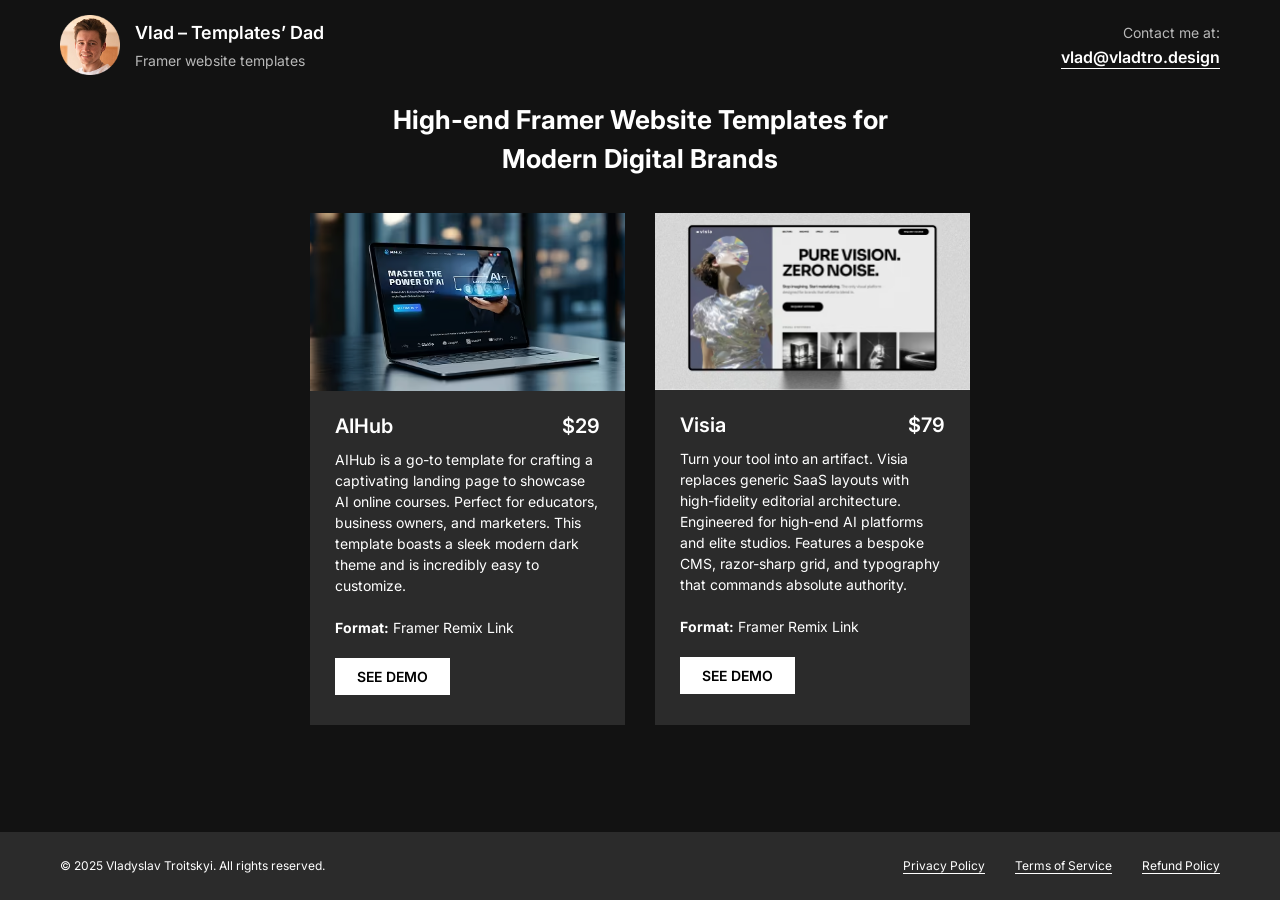
<file: index.html>
<!DOCTYPE html>
<html lang="en">

<head>
    <meta charset="UTF-8">
    <meta name="viewport" content="width=device-width, initial-scale=1.0">
    <title>Premium High-End Framer Website Templates for SaaS & Startups by Vlad – Templates’ Dad</title>
    <meta name="description" content="Explore premium, high-end Framer website templates designed for SaaS and startups. Save time, look professional, and grow your business with ready-to-use templates by Vlad – Templates’ Dad.">

    <link rel="stylesheet" href="style.css">

    <link rel="preconnect" href="https://fonts.googleapis.com">
    <link rel="preconnect" href="https://fonts.gstatic.com" crossorigin>
    <link href="https://fonts.googleapis.com/css2?family=Inter:wght@400;600;700&display=swap" rel="stylesheet">

    <link rel="icon" type="image/png" href="img/Vlad-Tro-logo.png">
</head>

<body>

    <header class="header">
        <div class="container">
            <div class="header-wrapper">
                <a href="/" class="logo">
                    <img src="img/Vlad-Templates-Dad-logo.png" alt="" class="logo-img">
                    <div class="logo-text">
                        <div class="logo-name">Vlad – Templates’ Dad</div>
                        <div class="logo-description">Framer website templates</div>
                    </div>
                </a>
                <div class="contact">
                    <div class="contact-text">Contact me at:</div>
                    <a href="mailto:vlad@vladtro.design" target="_blank" class="contact-email">vlad@vladtro.design</a>
                </div>
            </div>
        </div>
    </header>

    <section class="hero">
        <div class="container">
            <div class="hero-wrapper">
                <h1 class="hero-heading">High-end Framer Website Templates for Modern Digital Brands</h1>

                <div class="hero-products">
                    <div class="product">
                        <img src="img/Framer-template-website-AIHub.avif" alt="" class="product-img">
                        <div class="product-inner">
                            <div class="product-text">
                                <div class="product-top">
                                    <div class="product-heading">AIHub</div>
                                    <div class="product-price">$29</div>
                                </div>
                                <p class="product-description">AIHub is a go-to template for crafting a captivating landing page to showcase AI online courses. Perfect for educators, business owners, and marketers. This template boasts a sleek modern dark theme and is incredibly easy to customize.<br>
                                <br>
                                <b>Format:</b> Framer Remix Link
                                
                                </p>
                            </div>
                            <a href="https://aihub-template.framer.website/" target="_blank" class="product-button">See demo</a>
                        </div>
                    </div>

                    <div class="product">
                        <img src="img/Framer-template-website-Visia.avif" alt="" class="product-img">
                        <div class="product-inner">
                            <div class="product-text">
                                <div class="product-top">
                                    <div class="product-heading">Visia</div>
                                    <div class="product-price">$79</div>
                                </div>
                                <p class="product-description">Turn your tool into an artifact. Visia replaces generic SaaS layouts with high-fidelity editorial architecture. Engineered for high-end AI platforms and elite studios. Features a bespoke CMS, razor-sharp grid, and typography that commands absolute authority.<br><br>
                                <b>Format:</b> Framer Remix Link
                                </p>
                            </div>
                            <a href="https://visia.framer.ai/" target="_blank" class="product-button">See demo</a>
                        </div>
                    </div>
                </div>
            </div>
        </div>
    </section>

    <footer class="footer">
        <div class="container">
            <div class="footer-wrapper">
                <div>© 2025 Vladyslav Troitskyi. All rights reserved.</div>
                <div class="legal">
                    <a href="privacy-policy/" class="legal-link">Privacy Policy</a>
                    <a href="terms-of-service/" class="legal-link">Terms of Service</a>
                    <a href="refund-policy/" class="legal-link">Refund Policy</a>
                </div>
            </div>
        </div>
    </footer>

</body>


</html>
</file>
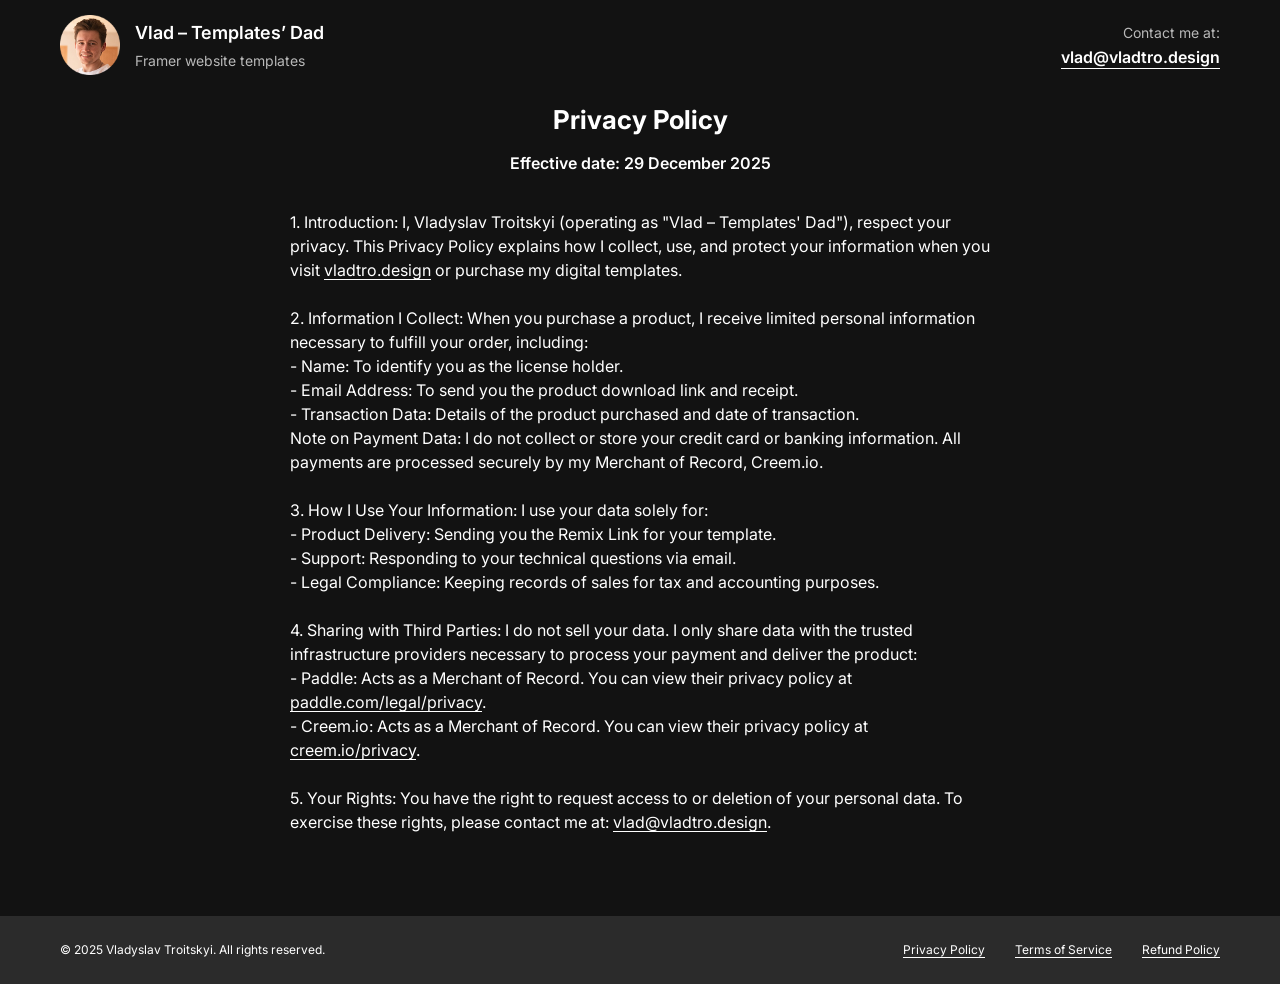
<file: privacy-policy/index.html>
<!DOCTYPE html>
<html lang="en">

<head>
    <meta charset="UTF-8">
    <meta name="viewport" content="width=device-width, initial-scale=1.0">
    <title>Privacy Policy | Vlad – Templates’ Dad</title>

    <link rel="stylesheet" href="../style.css">

    <link rel="preconnect" href="https://fonts.googleapis.com">
    <link rel="preconnect" href="https://fonts.gstatic.com" crossorigin>
    <link href="https://fonts.googleapis.com/css2?family=Inter:wght@400;600;700&display=swap" rel="stylesheet">

    <link rel="icon" type="image/png" href="../img/Vlad-Tro-logo.png">
</head>

<body>

    <header class="header">
        <div class="container">
            <div class="header-wrapper">
                <a href="/" class="logo">
                    <img src="../img/Vlad-Templates-Dad-logo.png" alt="" class="logo-img">
                    <div class="logo-text">
                        <div class="logo-name">Vlad – Templates’ Dad</div>
                        <div class="logo-description">Framer website templates</div>
                    </div>
                </a>
                <div class="contact">
                    <div class="contact-text">Contact me at:</div>
                    <a href="mailto:vlad@vladtro.design" target="_blank" class="contact-email">vlad@vladtro.design</a>
                </div>
            </div>
        </div>
    </header>

    <section class="hero">
        <div class="container">
            <div class="legal-wrapper">
                <div class="legal-top">
                    <h1 class="hero-heading">Privacy Policy</h1>

                    <div class="effective-date">Effective date: 29 December 2025</div>
                </div>

                <p class="legal-text">1. Introduction: I, Vladyslav Troitskyi (operating as "Vlad – Templates' Dad"),
                    respect your privacy. This Privacy Policy explains how I collect, use, and protect your information
                    when you visit <a href="https://vladtro.design">vladtro.design</a> or purchase my digital templates.
                    <br>
                    <br>
                    2. Information I Collect: When you purchase a product, I receive limited personal information
                    necessary to fulfill your order, including:<br>
                    - Name: To identify you as the license holder. <br>
                    - Email Address: To send you the product download link and receipt.<br>
                    - Transaction Data: Details of the product purchased and date of transaction.<br>
                    Note on Payment Data: I do not collect or store your credit card or banking information. All payments are processed securely by my Merchant of Record, Creem.io.
                    <br>
                    <br>
                    3. How I Use Your Information: I use your data solely for:<br>
                    - Product Delivery: Sending you the Remix Link for your template.<br>
                    - Support: Responding to your technical questions via email.<br>
                    - Legal Compliance: Keeping records of sales for tax and accounting purposes.
                    <br>
                    <br>
                    4. Sharing with Third Parties: I do not sell your data. I only share data with the trusted infrastructure providers necessary to process your payment and deliver the product:<br>
                    - Paddle: Acts as a Merchant of Record. You can view their privacy policy at <a href="https://www.paddle.com/legal/privacy" target="_blank">paddle.com/legal/privacy</a>.<br>
                    - Creem.io: Acts as a Merchant of Record. You can view their privacy policy at <a href="https://www.creem.io/privacy" target="_blank">creem.io/privacy</a>.
                    <br>
                    <br>
                    5. Your Rights: You have the right to request access to or deletion of your personal data. To exercise these rights, please contact me at: <a href="mailto:vlad@vladtro.design" target="_blank">vlad@vladtro.design</a>.
                </p>
            </div>
        </div>
    </section>

    <footer class="footer">
        <div class="container">
            <div class="footer-wrapper">
                <div>© 2025 Vladyslav Troitskyi. All rights reserved.</div>
                <div class="legal">
                    <a href="../privacy-policy/" class="legal-link">Privacy Policy</a>
                    <a href="../terms-of-service/" class="legal-link">Terms of Service</a>
                    <a href="../refund-policy/" class="legal-link">Refund Policy</a>
                </div>
            </div>
        </div>
    </footer>

</body>


</html>
</file>
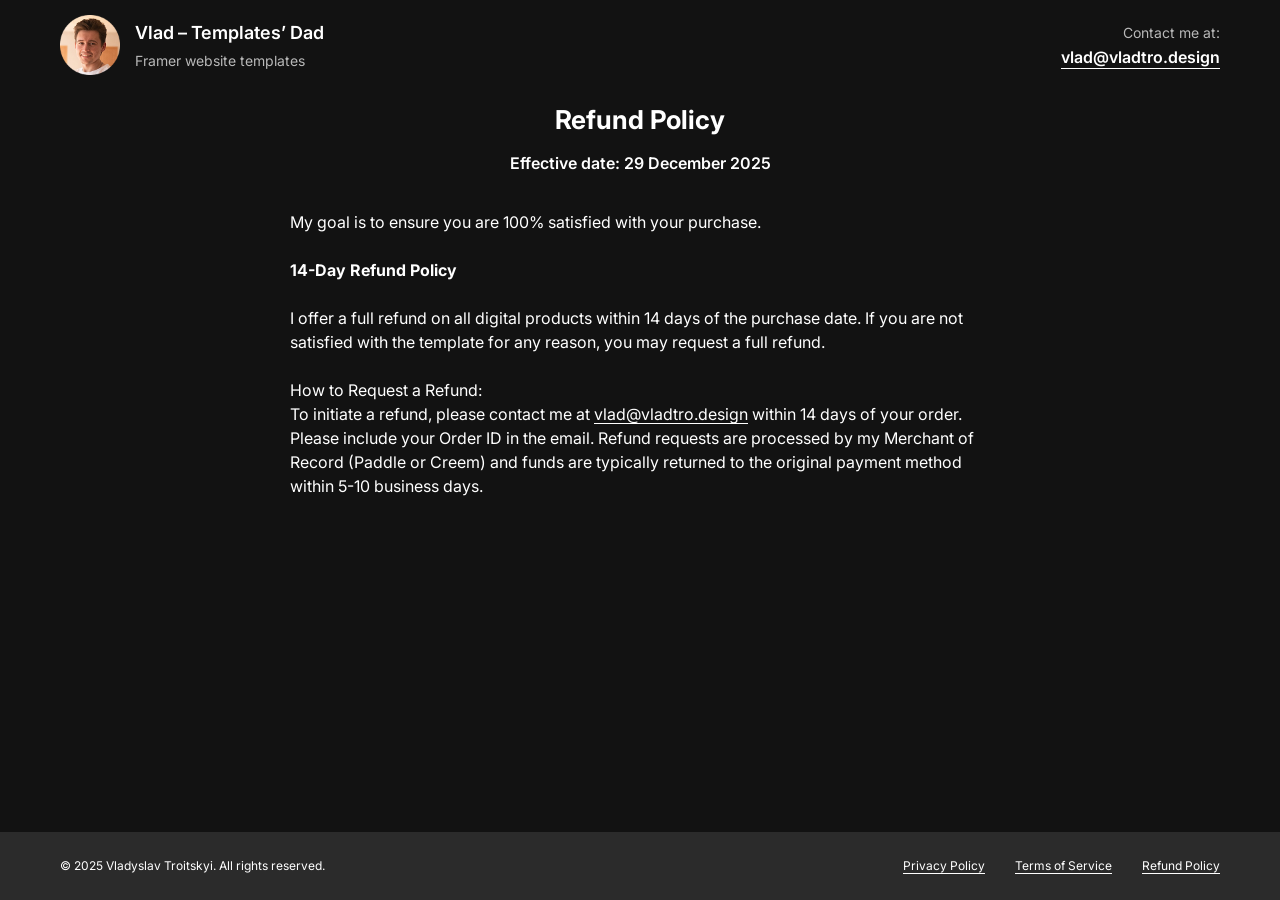
<file: refund-policy/index.html>
<!DOCTYPE html>
<html lang="en">

<head>
    <meta charset="UTF-8">
    <meta name="viewport" content="width=device-width, initial-scale=1.0">
    <title>Refund Policy | Vlad – Templates’ Dad</title>

    <link rel="stylesheet" href="../style.css">

    <link rel="preconnect" href="https://fonts.googleapis.com">
    <link rel="preconnect" href="https://fonts.gstatic.com" crossorigin>
    <link href="https://fonts.googleapis.com/css2?family=Inter:wght@400;600;700&display=swap" rel="stylesheet">

    <link rel="icon" type="image/png" href="../img/Vlad-Tro-logo.png">
</head>

<body>

    <header class="header">
        <div class="container">
            <div class="header-wrapper">
                <a href="/" class="logo">
                    <img src="../img/Vlad-Templates-Dad-logo.png" alt="" class="logo-img">
                    <div class="logo-text">
                        <div class="logo-name">Vlad – Templates’ Dad</div>
                        <div class="logo-description">Framer website templates</div>
                    </div>
                </a>
                <div class="contact">
                    <div class="contact-text">Contact me at:</div>
                    <a href="mailto:vlad@vladtro.design" target="_blank" class="contact-email">vlad@vladtro.design</a>
                </div>
            </div>
        </div>
    </header>

    <section class="hero">
        <div class="container">
            <div class="legal-wrapper">
                <div class="legal-top">
                    <h1 class="hero-heading">Refund Policy</h1>

                    <div class="effective-date">Effective date: 29 December 2025</div>
                </div>

                <p class="legal-text">
                    My goal is to ensure you are 100% satisfied with your purchase.<br><br>
                    <b>14-Day Refund Policy</b><br><br>
                    I offer a full refund on all digital products within 14 days of the purchase date. If you are not satisfied with the template for any reason, you may request a full refund.<br><br>
                    How to Request a Refund:<br>
                    To initiate a refund, please contact me at <a href="mailto:vlad@vladtro.design" target="_blank">vlad@vladtro.design</a> within 14 days of your order. Please include your Order ID in the email. Refund requests are processed by my Merchant of Record (Paddle or Creem) and funds are typically returned to the original payment method within 5-10 business days.
                    <br>
                    <br>
                </p>
            </div>
        </div>
    </section>

    <footer class="footer">
        <div class="container">
            <div class="footer-wrapper">
                <div>© 2025 Vladyslav Troitskyi. All rights reserved.</div>
                <div class="legal">
                    <a href="../privacy-policy/" class="legal-link">Privacy Policy</a>
                    <a href="../terms-of-service/" class="legal-link">Terms of Service</a>
                    <a href="../refund-policy/" class="legal-link">Refund Policy</a>
                </div>
            </div>
        </div>
    </footer>

</body>


</html>
</file>
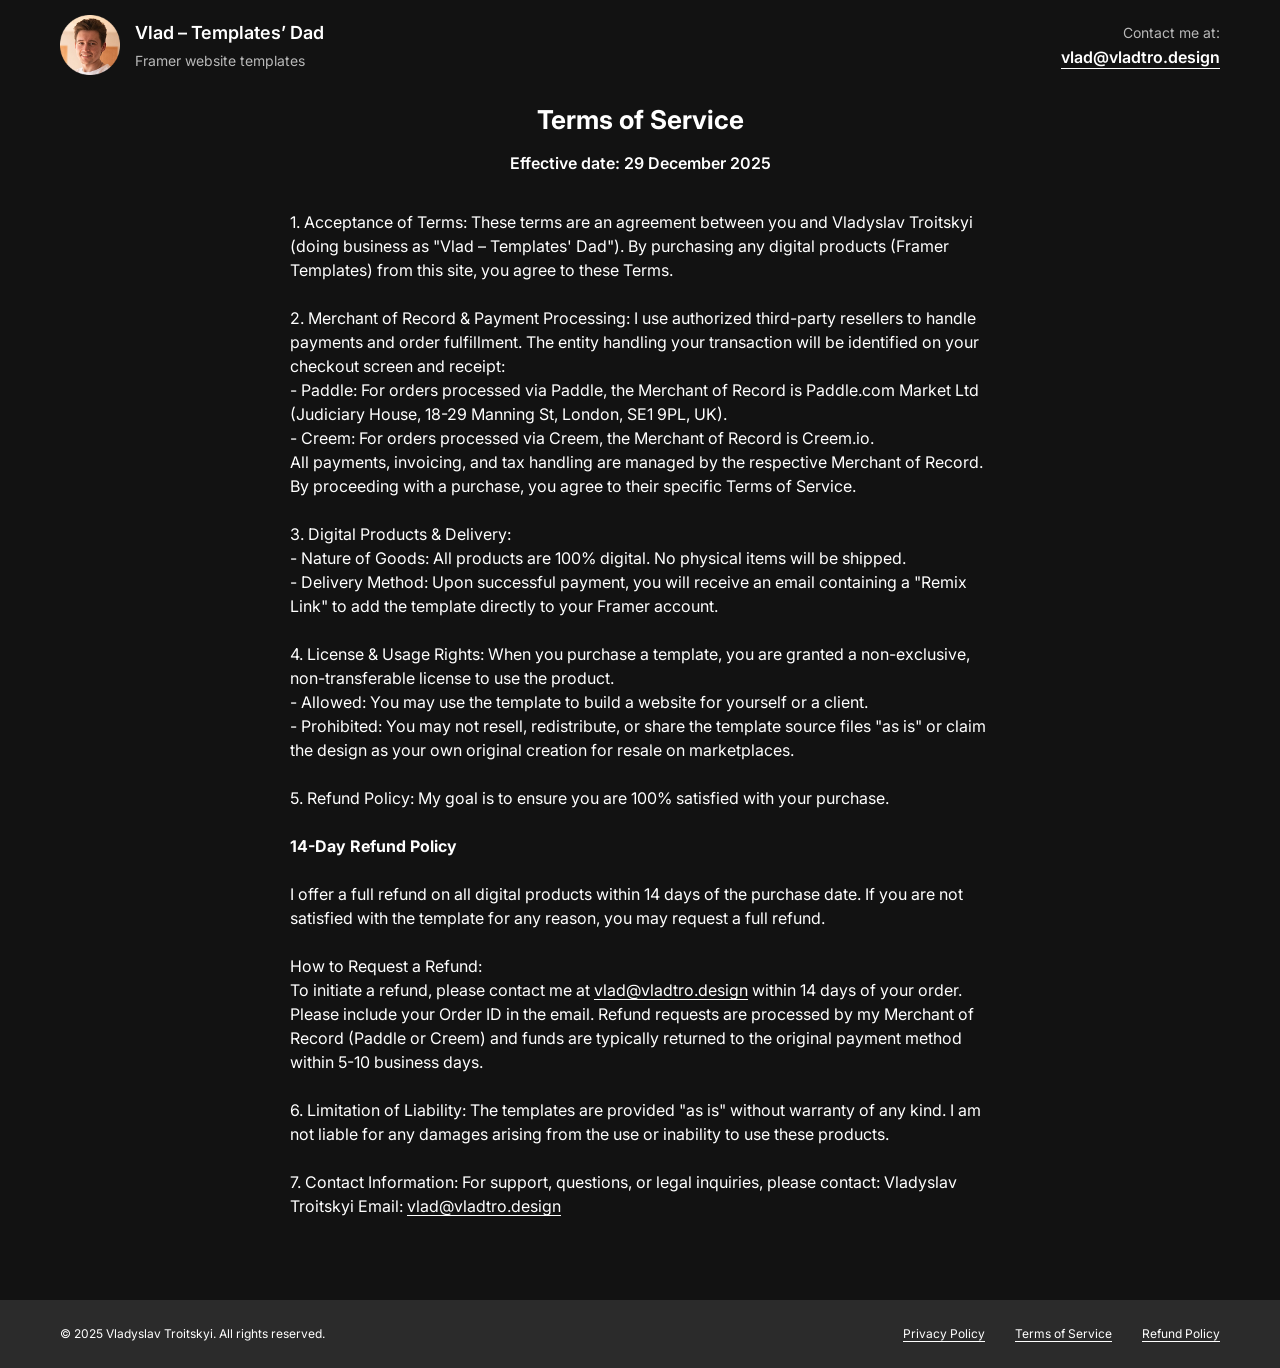
<file: terms-of-service/index.html>
<!DOCTYPE html>
<html lang="en">

<head>
    <meta charset="UTF-8">
    <meta name="viewport" content="width=device-width, initial-scale=1.0">
    <title>Terms of Service | Vlad – Templates’ Dad</title>

    <link rel="stylesheet" href="../style.css">

    <link rel="preconnect" href="https://fonts.googleapis.com">
    <link rel="preconnect" href="https://fonts.gstatic.com" crossorigin>
    <link href="https://fonts.googleapis.com/css2?family=Inter:wght@400;600;700&display=swap" rel="stylesheet">

    <link rel="icon" type="image/png" href="../img/Vlad-Tro-logo.png">
</head>

<body>

    <header class="header">
        <div class="container">
            <div class="header-wrapper">
                <a href="/" class="logo">
                    <img src="../img/Vlad-Templates-Dad-logo.png" alt="" class="logo-img">
                    <div class="logo-text">
                        <div class="logo-name">Vlad – Templates’ Dad</div>
                        <div class="logo-description">Framer website templates</div>
                    </div>
                </a>
                <div class="contact">
                    <div class="contact-text">Contact me at:</div>
                    <a href="mailto:vlad@vladtro.design" target="_blank" class="contact-email">vlad@vladtro.design</a>
                </div>
            </div>
        </div>
    </header>

    <section class="hero">
        <div class="container">
            <div class="legal-wrapper">
                <div class="legal-top">
                    <h1 class="hero-heading">Terms of Service</h1>

                    <div class="effective-date">Effective date: 29 December 2025</div>
                </div>

                <p class="legal-text">
                    1. Acceptance of Terms: These terms are an agreement between you and Vladyslav Troitskyi (doing business as "Vlad – Templates' Dad"). By purchasing any digital products (Framer Templates) from this site, you agree to these Terms.
                    <br>
                    <br>
                    2. Merchant of Record & Payment Processing: I use authorized third-party resellers to handle payments and order fulfillment. The entity handling your transaction will be identified on your checkout screen and receipt:
                    <br>
                    - Paddle: For orders processed via Paddle, the Merchant of Record is Paddle.com Market Ltd (Judiciary House, 18-29 Manning St, London, SE1 9PL, UK).<br>
                    - Creem: For orders processed via Creem, the Merchant of Record is Creem.io.<br>
                    All payments, invoicing, and tax handling are managed by the respective Merchant of Record. By proceeding with a purchase, you agree to their specific Terms of Service.<br>
                    <br>
                    3. Digital Products & Delivery:<br>
                    - Nature of Goods: All products are 100% digital. No physical items will be shipped.<br>
                    - Delivery Method: Upon successful payment, you will receive an email containing a "Remix Link" to add the template directly to your Framer account.
                    <br>
                    <br>
                    4. License & Usage Rights: When you purchase a template, you are granted a non-exclusive, non-transferable license to use the product.<br>
                    - Allowed: You may use the template to build a website for yourself or a client.<br>
                    - Prohibited: You may not resell, redistribute, or share the template source files "as is" or claim the design as your own original creation for resale on marketplaces.
                    <br>
                    <br>
                    <span id="refund-policy">5. Refund Policy:</span> My goal is to ensure you are 100% satisfied with your purchase.<br><br>
                    <b>14-Day Refund Policy</b><br><br>
                    I offer a full refund on all digital products within 14 days of the purchase date. If you are not satisfied with the template for any reason, you may request a full refund.<br><br>
                    How to Request a Refund:<br>
                    To initiate a refund, please contact me at <a href="mailto:vlad@vladtro.design" target="_blank">vlad@vladtro.design</a> within 14 days of your order. Please include your Order ID in the email. Refund requests are processed by my Merchant of Record (Paddle or Creem) and funds are typically returned to the original payment method within 5-10 business days.
                    <br>
                    <br>
                    6. Limitation of Liability: The templates are provided "as is" without warranty of any kind. I am not liable for any damages arising from the use or inability to use these products.
                    <br>
                    <br>
                    7. Contact Information: For support, questions, or legal inquiries, please contact: Vladyslav Troitskyi Email: <a href="mailto:vlad@vladtro.design" target="_blank">vlad@vladtro.design</a>
                </p>
            </div>
        </div>
    </section>

    <footer class="footer">
        <div class="container">
            <div class="footer-wrapper">
                <div>© 2025 Vladyslav Troitskyi. All rights reserved.</div>
                <div class="legal">
                    <a href="../privacy-policy/" class="legal-link">Privacy Policy</a>
                    <a href="../terms-of-service/" class="legal-link">Terms of Service</a>
                    <a href="../refund-policy/" class="legal-link">Refund Policy</a>
                </div>
            </div>
        </div>
    </footer>

</body>


</html>
</file>
<file: style.css>
*, *::before, *::after {
    box-sizing: border-box;
}

body {
    margin: 0;
    position: relative;
    font-family: 'Inter', sans-serif;
    font-weight: 400;
    line-height: 1.5;
    background-color: #121212; 
    color: #ffffff;
    min-height: 100vh;
}

a {
    text-decoration: none;
    color: white;
}

p {
    margin: 0;
}

img {
    max-width: 100%;
    height: auto;
    display: block;
}

.container {
    width: 100%;
    max-width: 1200px;
    padding: 0 20px;
    margin: 0 auto;
}

.header {
    padding: 15px 0;
    padding-bottom: 0;
    position: absolute;
    left: 0;
    right: 0;
    top: 0;
}

.header-wrapper {
    display: flex;
    justify-content: space-between;
    align-items: center;
}

.logo-img {
    width: 60px;
}

.logo {
    display: flex;
    align-items: center;
    column-gap: 15px;
}

.logo-text {
    display: flex;
    flex-direction: column;
    gap: 4px;
}

.logo-name {
    font-size: 18px;
    font-weight: 600;
}

.logo-description {
    font-size: 14px;
    opacity: .7;
}

.contact {
    text-align: right;
    display: flex;
    flex-direction: column;
    gap: 2px;
}

.contact-text {
    font-size: 14px;
    opacity: .7;
}

.contact-email {
    font-weight: 600;
    text-decoration: underline;
    text-underline-offset: 5px;
    transition: opacity .3s ease;
}

.contact-email:hover, .legal-link:hover, .legal-text a:hover {
    opacity: .7;
}

.hero-wrapper {
    display: flex;
    flex-direction: column;
    gap: 35px;
}

.hero-heading {
    font-size: 26px;
    font-weight: 700;
    text-align: center;
    max-width: 500px;
    margin: 0 auto;
}

.product {
    max-width: 315px;
    background-color: #2B2B2B;
}

.product-top {
    display: flex;
    justify-content: space-between;
    font-weight: 600;
    font-size: 20px;
    width: 100%;
}

.product-inner {
    display: flex;
    flex-direction: column;
    gap: 20px;
    align-items: flex-start;
    padding: 20px 25px;
    padding-bottom: 30px;
}

.product-description {
    font-size: 14px;
    margin: 0;
}

.product-text {
    display: flex;
    flex-direction: column;
    align-items: center;
    gap: 8px;
}

.product-button {
    font-size: 14px;
    font-weight: 600;
    text-transform: uppercase;
    padding: 8px 22px;
    background-color: white;
    color: black;
    font-family: 'Inter', sans-serif;
    transition: background-color .3s ease;
}

.product-button:hover {
    background-color: rgb(193, 193, 193);
}

.hero-products {
    display: flex;
    gap: 30px;
    flex-wrap: wrap;
    justify-content: center;
}

.footer {
    background-color: #2B2B2B;
    padding: 25px 0;
    font-size: 12px;
    position: absolute;
    left: 0;
    right: 0;
    bottom: 0;
}

.footer-wrapper {
    display: flex;
    justify-content: space-between;
}

.legal {
    display: flex;
    gap: 30px;
}

.legal-link, .legal-text a {
    text-decoration: underline;
    text-underline-offset: 3px;
    transition: opacity .3s ease;
}

.hero {
    /* height: 100vh;
    height: 100dvh;
    min-height: 690px;
    display: flex;
    align-items: center;
    padding-bottom: 40px; */
}

.hero {
    padding-top: 100px;
    padding-bottom: 150px;
}

.legal-wrapper {
    text-align: center;
    display: flex;
    flex-direction: column;
    gap: 35px;
}

.effective-date {
    margin-top: 12px;
    font-weight: 600;
}

.legal-text {
    max-width: 700px;
    margin: 0 auto;
    text-align: left;
}

@media (max-width: 700px) {
    .hero {
        height: auto;
        min-height: auto;
        padding-top: 180px;
        padding-bottom: 180px;
    }
    
    .footer-wrapper {
        flex-direction: column;
        gap: 10px;
        align-items: center;
    }

    .header-wrapper {
        flex-direction: column;
        gap: 15px;
    }
    
    .contact-text {
        display: none;
    }
}
</file>
